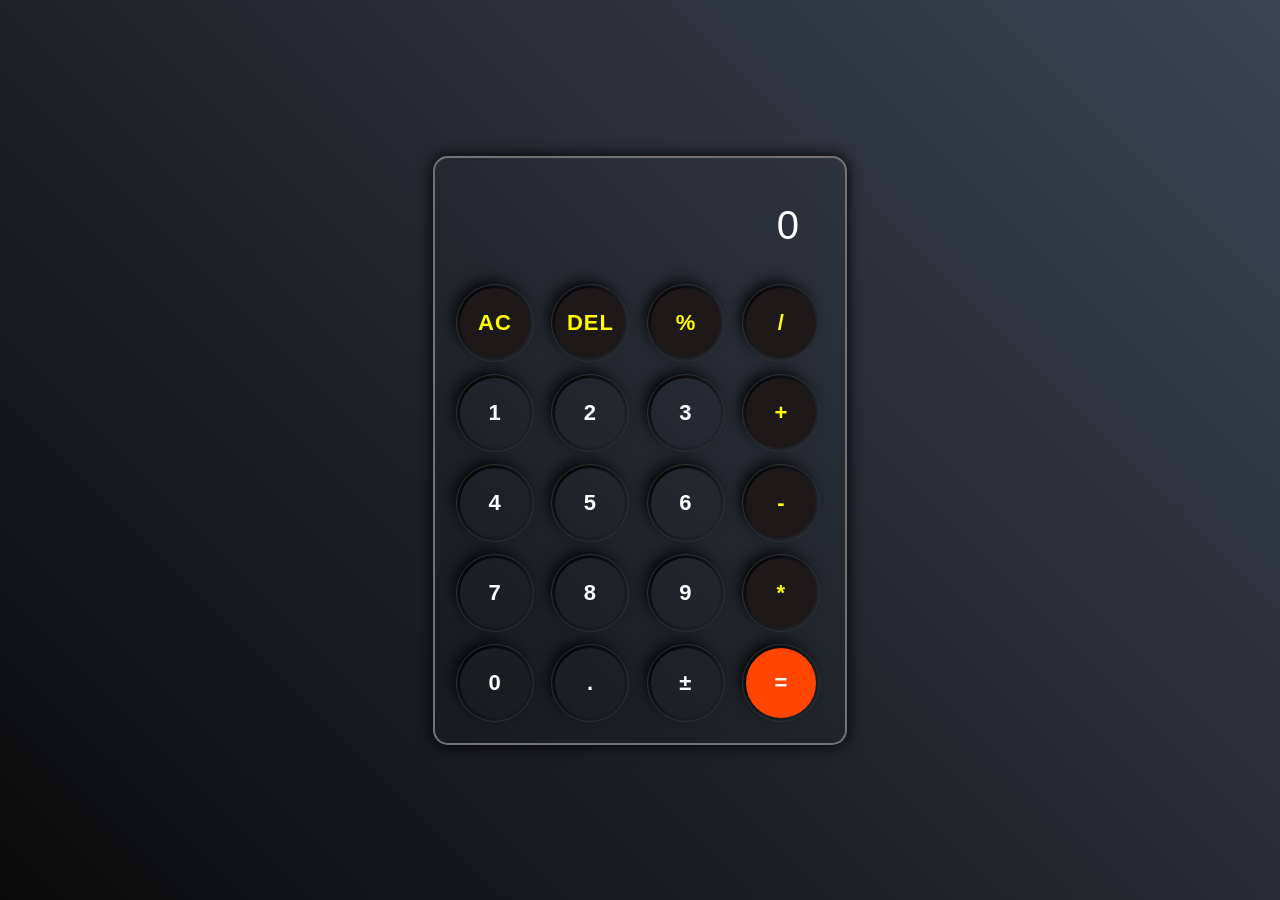
<file: index.html>
<!DOCTYPE html>
<html lang="en">
<head>
    <meta charset="UTF-8">
    <meta name="viewport" content="width=device-width, initial-scale=1.0">
    <title>Document</title>
    <link rel="stylesheet" href="calculator.css">
</head>
<body>
    <div class="calculator">
        <div class="display">
            <input type="text" id="inputBox" value="0" placeholder="0" disabled>
        </div>
        <div class="row">
            <button type="button" class="opr">AC</button>
            <button type="button" class="opr">DEL</button>
            <button type="button" class="opr">%</button>
            <button type="button" class="opr">/</button>
        </div>
        <div class="row">
            <button type="button">1</button>
            <button type="button">2</button>
            <button type="button">3</button>
            <button type="button" class="opr">+</button>
        </div>
        <div class="row">
            <button type="button">4</button>
            <button type="button">5</button>
            <button type="button">6</button>
            <button type="button" class="opr">-</button>
        </div>
        <div class="row">
            <button type="button">7</button>
            <button type="button">8</button>
            <button type="button">9</button>
            <button type="button" class="opr">*</button>
        </div>
        <div class="row">
            <button type="button">0</button>
            <button type="button">.</button>
            <button type="button" id="plusMinus">&#xB1;</button>
            <button type="button" id="equal">=</button>
        </div>
    </div>
    <script src="calculator.js"></script>
</body>
</html>
</file>
<file: calculator.css>
*{
    margin: 0;
    padding: 0;
    box-sizing: border-box;
    font-family: Arial, Helvetica, sans-serif;
    letter-spacing: 1px;
}
body{
    min-height: 100vh;
    max-height: 100%;
    display: flex;
    justify-content: center;
    align-items: center;
    background: linear-gradient(45deg,#0a0a0a,#3a4452);
}
.calculator{
    padding: 15px;
    box-shadow: 0 0 15px #000;
    border: 2px solid rgb(116,114,114);
    border-radius: 15px;
}
.display input{
    width: 360px;
    border: none;
    outline: none;
    padding: 20px;
    margin: 10px;
    background: transparent;
    color: #fff;
    font-size: 40px;
    text-align: right;
    cursor: pointer;
}
input::placeholder{
    color: #fff;
}
button{
    width: 70px;
    height: 70px;
    margin: 10px;
    background-color: transparent;
    color: #fff;
    font-size: 22px;
    font-weight: 800;
    border: 0;
    border-radius: 50px;
    box-shadow: -5px -6px 15px #000;
    outline: 1px solid #313131;
    outline-offset: 3px;
    cursor: pointer;
}
button:active{
    background-color: #000;
    transform: translate(2px,2px);
}

.opr{
    color: yellow;
    background-color: #1e1919;
}

#equal{
    background-color: orangered;
    font-weight: 900;

}
</file>
